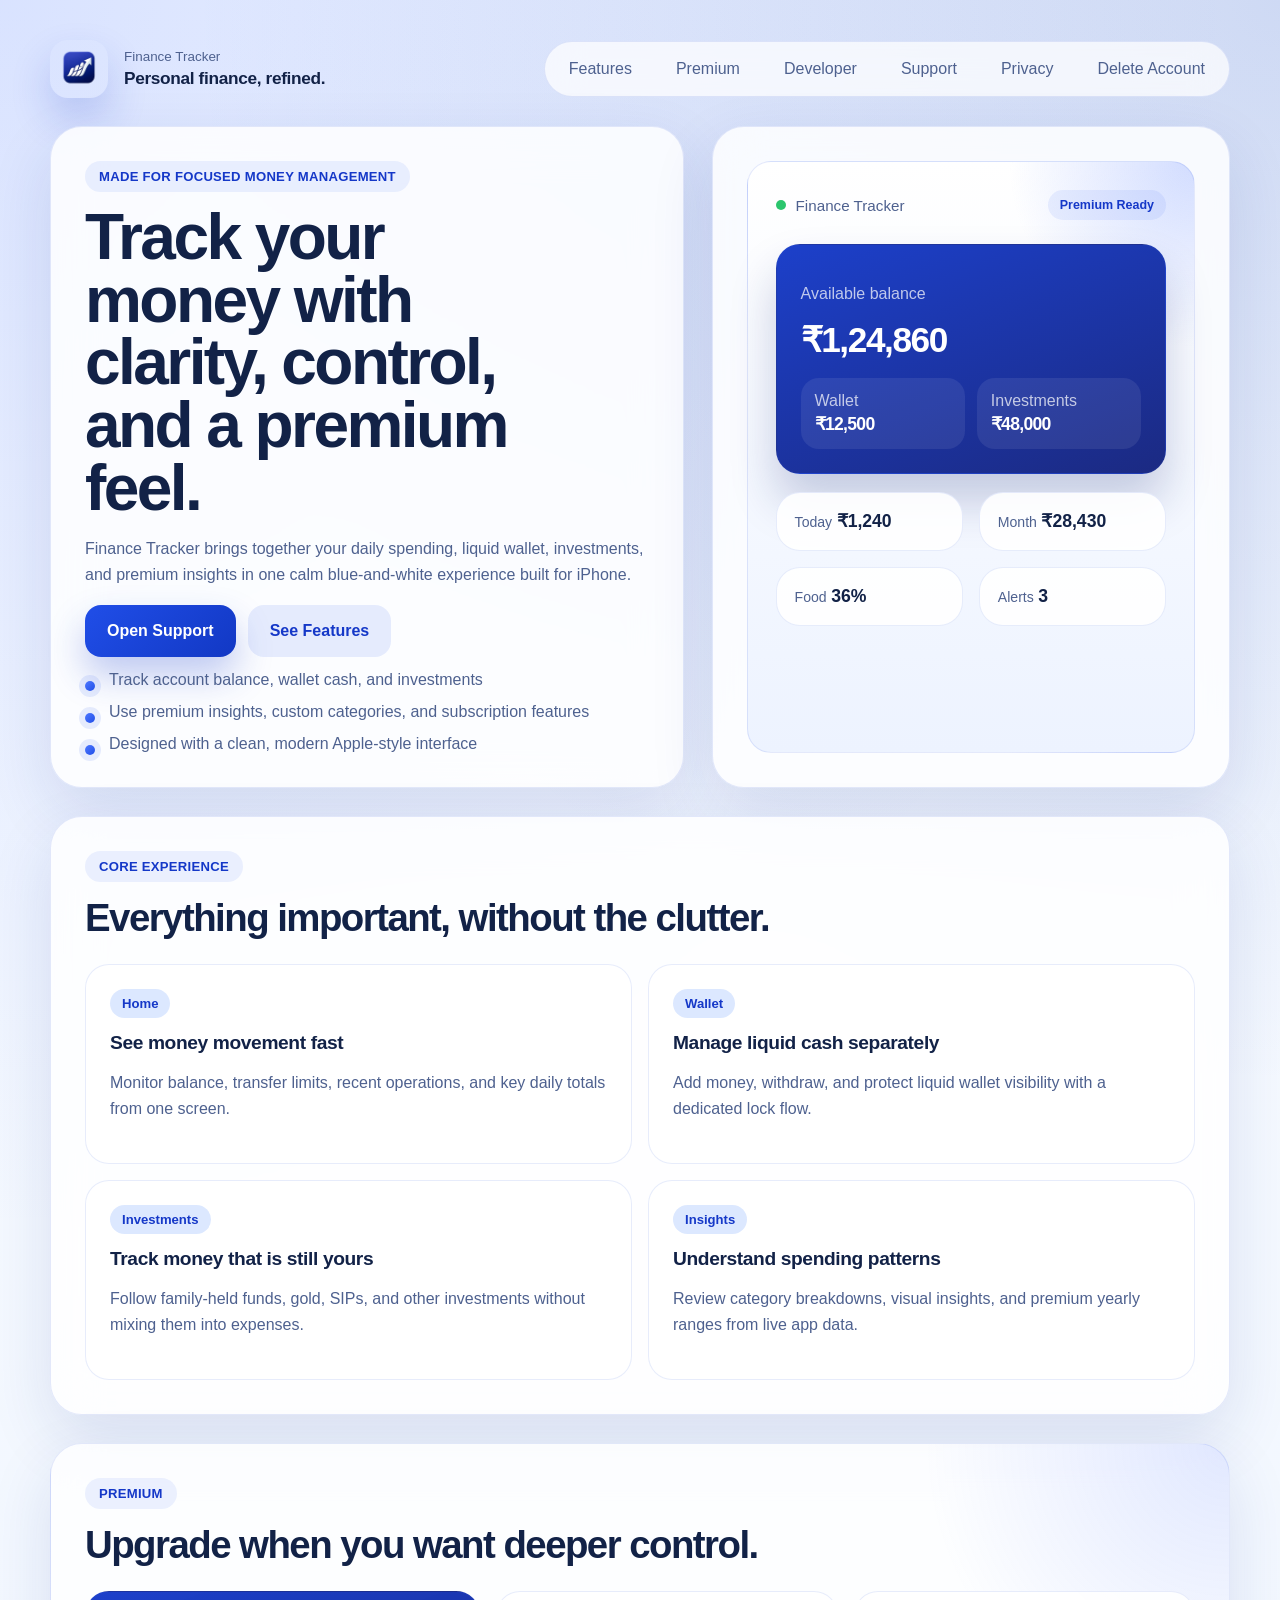
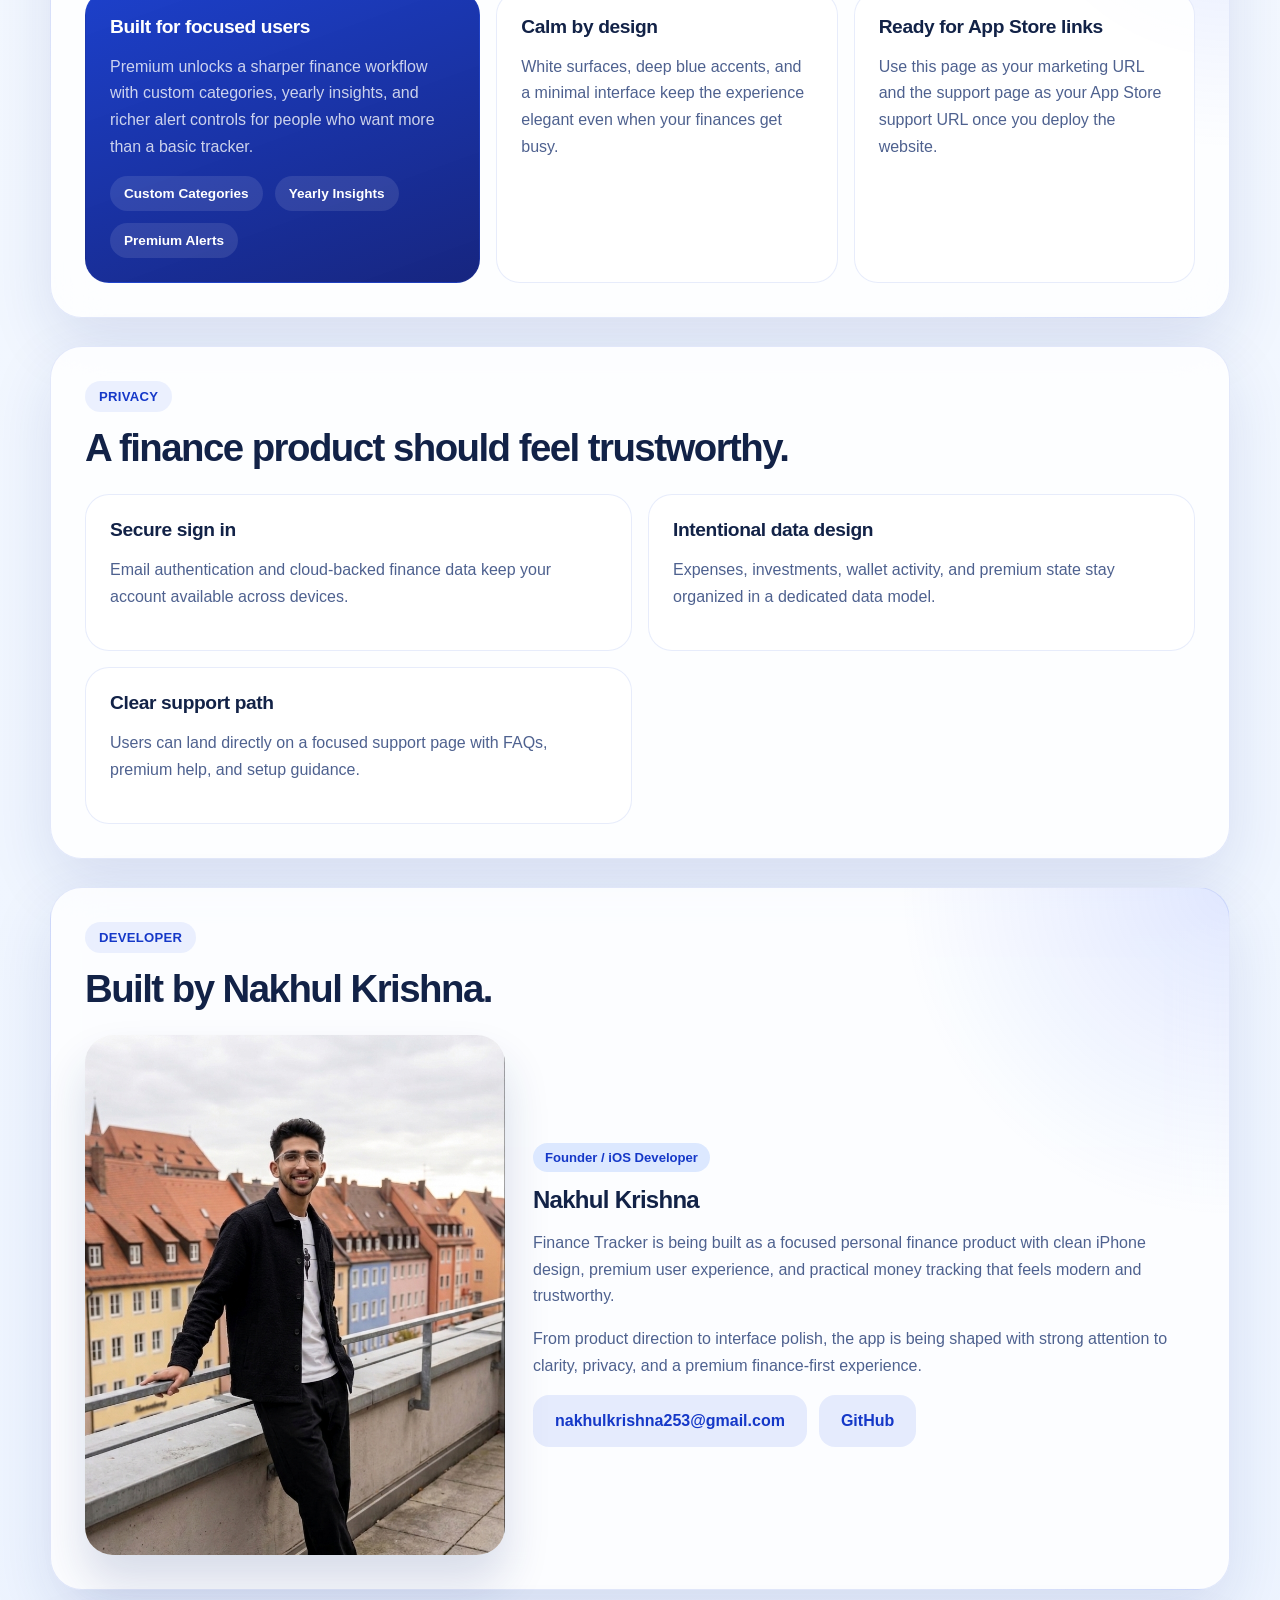
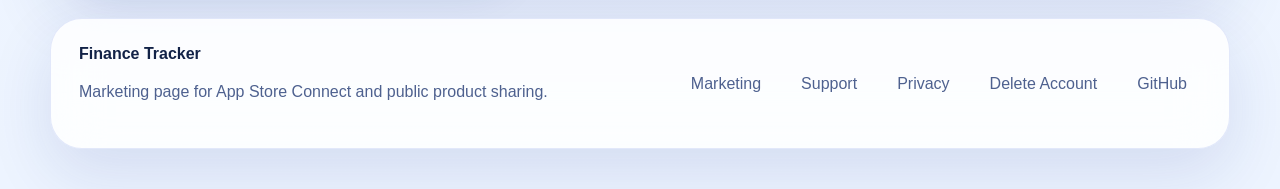
<file: docs/index.html>
<!DOCTYPE html>
<html lang="en">
<head>
  <meta charset="UTF-8">
  <meta name="viewport" content="width=device-width, initial-scale=1.0">
  <title>Finance Tracker</title>
  <meta
    name="description"
    content="Finance Tracker helps you follow spending, wallet cash, investments, and premium insights in one elegant finance app."
  >
  <link rel="preconnect" href="https://fonts.googleapis.com">
  <link rel="preconnect" href="https://fonts.gstatic.com" crossorigin>
  <link rel="stylesheet" href="styles.css">
</head>
<body>
  <div class="page-shell">
    <header class="site-header">
      <a class="brand" href="index.html" aria-label="Finance Tracker home">
        <img src="assets/finance-tracker-logo.png" alt="Finance Tracker logo">
        <div>
          <span class="brand-kicker">Finance Tracker</span>
          <strong>Personal finance, refined.</strong>
        </div>
      </a>

      <nav class="site-nav" aria-label="Primary">
        <a href="#features">Features</a>
        <a href="#premium">Premium</a>
        <a href="#developer">Developer</a>
        <a href="support.html">Support</a>
        <a href="privacy.html">Privacy</a>
        <a href="delete-account.html">Delete Account</a>
      </nav>
    </header>

    <main>
      <section class="hero">
        <div class="hero-copy">
          <span class="eyebrow">Made for focused money management</span>
          <h1>Track your money with clarity, control, and a premium feel.</h1>
          <p>
            Finance Tracker brings together your daily spending, liquid wallet, investments,
            and premium insights in one calm blue-and-white experience built for iPhone.
          </p>

          <div class="hero-actions">
            <a class="button button-primary" href="support.html">Open Support</a>
            <a class="button button-secondary" href="#features">See Features</a>
          </div>

          <ul class="hero-points">
            <li>Track account balance, wallet cash, and investments</li>
            <li>Use premium insights, custom categories, and subscription features</li>
            <li>Designed with a clean, modern Apple-style interface</li>
          </ul>
        </div>

        <div class="hero-panel">
          <div class="device-card">
            <div class="device-top">
              <span class="status-dot"></span>
              <span>Finance Tracker</span>
              <span class="device-pill">Premium Ready</span>
            </div>

            <div class="hero-balance-card">
              <p>Available balance</p>
              <strong>₹1,24,860</strong>
              <div class="hero-balance-grid">
                <div>
                  <span>Wallet</span>
                  <strong>₹12,500</strong>
                </div>
                <div>
                  <span>Investments</span>
                  <strong>₹48,000</strong>
                </div>
              </div>
            </div>

            <div class="mini-panel-grid">
              <article class="mini-panel">
                <span>Today</span>
                <strong>₹1,240</strong>
              </article>
              <article class="mini-panel">
                <span>Month</span>
                <strong>₹28,430</strong>
              </article>
              <article class="mini-panel">
                <span>Food</span>
                <strong>36%</strong>
              </article>
              <article class="mini-panel">
                <span>Alerts</span>
                <strong>3</strong>
              </article>
            </div>
          </div>
        </div>
      </section>

      <section class="section-block" id="features">
        <div class="section-heading">
          <span class="eyebrow">Core experience</span>
          <h2>Everything important, without the clutter.</h2>
        </div>

        <div class="feature-grid">
          <article class="feature-card">
            <span class="feature-tag">Home</span>
            <h3>See money movement fast</h3>
            <p>Monitor balance, transfer limits, recent operations, and key daily totals from one screen.</p>
          </article>

          <article class="feature-card">
            <span class="feature-tag">Wallet</span>
            <h3>Manage liquid cash separately</h3>
            <p>Add money, withdraw, and protect liquid wallet visibility with a dedicated lock flow.</p>
          </article>

          <article class="feature-card">
            <span class="feature-tag">Investments</span>
            <h3>Track money that is still yours</h3>
            <p>Follow family-held funds, gold, SIPs, and other investments without mixing them into expenses.</p>
          </article>

          <article class="feature-card">
            <span class="feature-tag">Insights</span>
            <h3>Understand spending patterns</h3>
            <p>Review category breakdowns, visual insights, and premium yearly ranges from live app data.</p>
          </article>
        </div>
      </section>

      <section class="section-block section-highlight" id="premium">
        <div class="section-heading">
          <span class="eyebrow">Premium</span>
          <h2>Upgrade when you want deeper control.</h2>
        </div>

        <div class="premium-layout">
          <article class="premium-card premium-card-main">
            <h3>Built for focused users</h3>
            <p>
              Premium unlocks a sharper finance workflow with custom categories, yearly insights,
              and richer alert controls for people who want more than a basic tracker.
            </p>
            <div class="premium-chip-row">
              <span class="premium-chip">Custom Categories</span>
              <span class="premium-chip">Yearly Insights</span>
              <span class="premium-chip">Premium Alerts</span>
            </div>
          </article>

          <article class="premium-card">
            <h3>Calm by design</h3>
            <p>
              White surfaces, deep blue accents, and a minimal interface keep the experience elegant
              even when your finances get busy.
            </p>
          </article>

          <article class="premium-card">
            <h3>Ready for App Store links</h3>
            <p>
              Use this page as your marketing URL and the support page as your App Store support URL
              once you deploy the website.
            </p>
          </article>
        </div>
      </section>

      <section class="section-block">
        <div class="section-heading">
          <span class="eyebrow">Privacy</span>
          <h2>A finance product should feel trustworthy.</h2>
        </div>

        <div class="trust-grid">
          <article class="trust-card">
            <h3>Secure sign in</h3>
            <p>Email authentication and cloud-backed finance data keep your account available across devices.</p>
          </article>

          <article class="trust-card">
            <h3>Intentional data design</h3>
            <p>Expenses, investments, wallet activity, and premium state stay organized in a dedicated data model.</p>
          </article>

          <article class="trust-card">
            <h3>Clear support path</h3>
            <p>Users can land directly on a focused support page with FAQs, premium help, and setup guidance.</p>
          </article>
        </div>
      </section>

      <section class="section-block section-highlight" id="developer">
        <div class="section-heading">
          <span class="eyebrow">Developer</span>
          <h2>Built by Nakhul Krishna.</h2>
        </div>

        <div class="developer-layout">
          <article class="developer-profile-card">
            <img class="developer-avatar" src="assets/nakhul-krishna.png" alt="Nakhul Krishna">

            <div class="developer-copy">
              <span class="feature-tag">Founder / iOS Developer</span>
              <h3>Nakhul Krishna</h3>
              <p>
                Finance Tracker is being built as a focused personal finance product with clean iPhone design,
                premium user experience, and practical money tracking that feels modern and trustworthy.
              </p>
              <p>
                From product direction to interface polish, the app is being shaped with strong attention to clarity,
                privacy, and a premium finance-first experience.
              </p>
              <div class="hero-actions">
                <a class="button button-secondary" href="mailto:nakhulkrishna253@gmail.com">nakhulkrishna253@gmail.com</a>
                <a class="button button-secondary" href="https://github.com/nakhulkrishna/finance-tracker" target="_blank" rel="noreferrer">GitHub</a>
              </div>
            </div>
          </article>
        </div>
      </section>
    </main>

    <footer class="site-footer">
      <div>
        <strong>Finance Tracker</strong>
        <p>Marketing page for App Store Connect and public product sharing.</p>
      </div>

      <div class="footer-links">
        <a href="index.html">Marketing</a>
        <a href="support.html">Support</a>
        <a href="privacy.html">Privacy</a>
        <a href="delete-account.html">Delete Account</a>
        <a href="https://github.com/nakhulkrishna/finance-tracker" target="_blank" rel="noreferrer">GitHub</a>
      </div>
    </footer>
  </div>
</body>
</html>
</file>
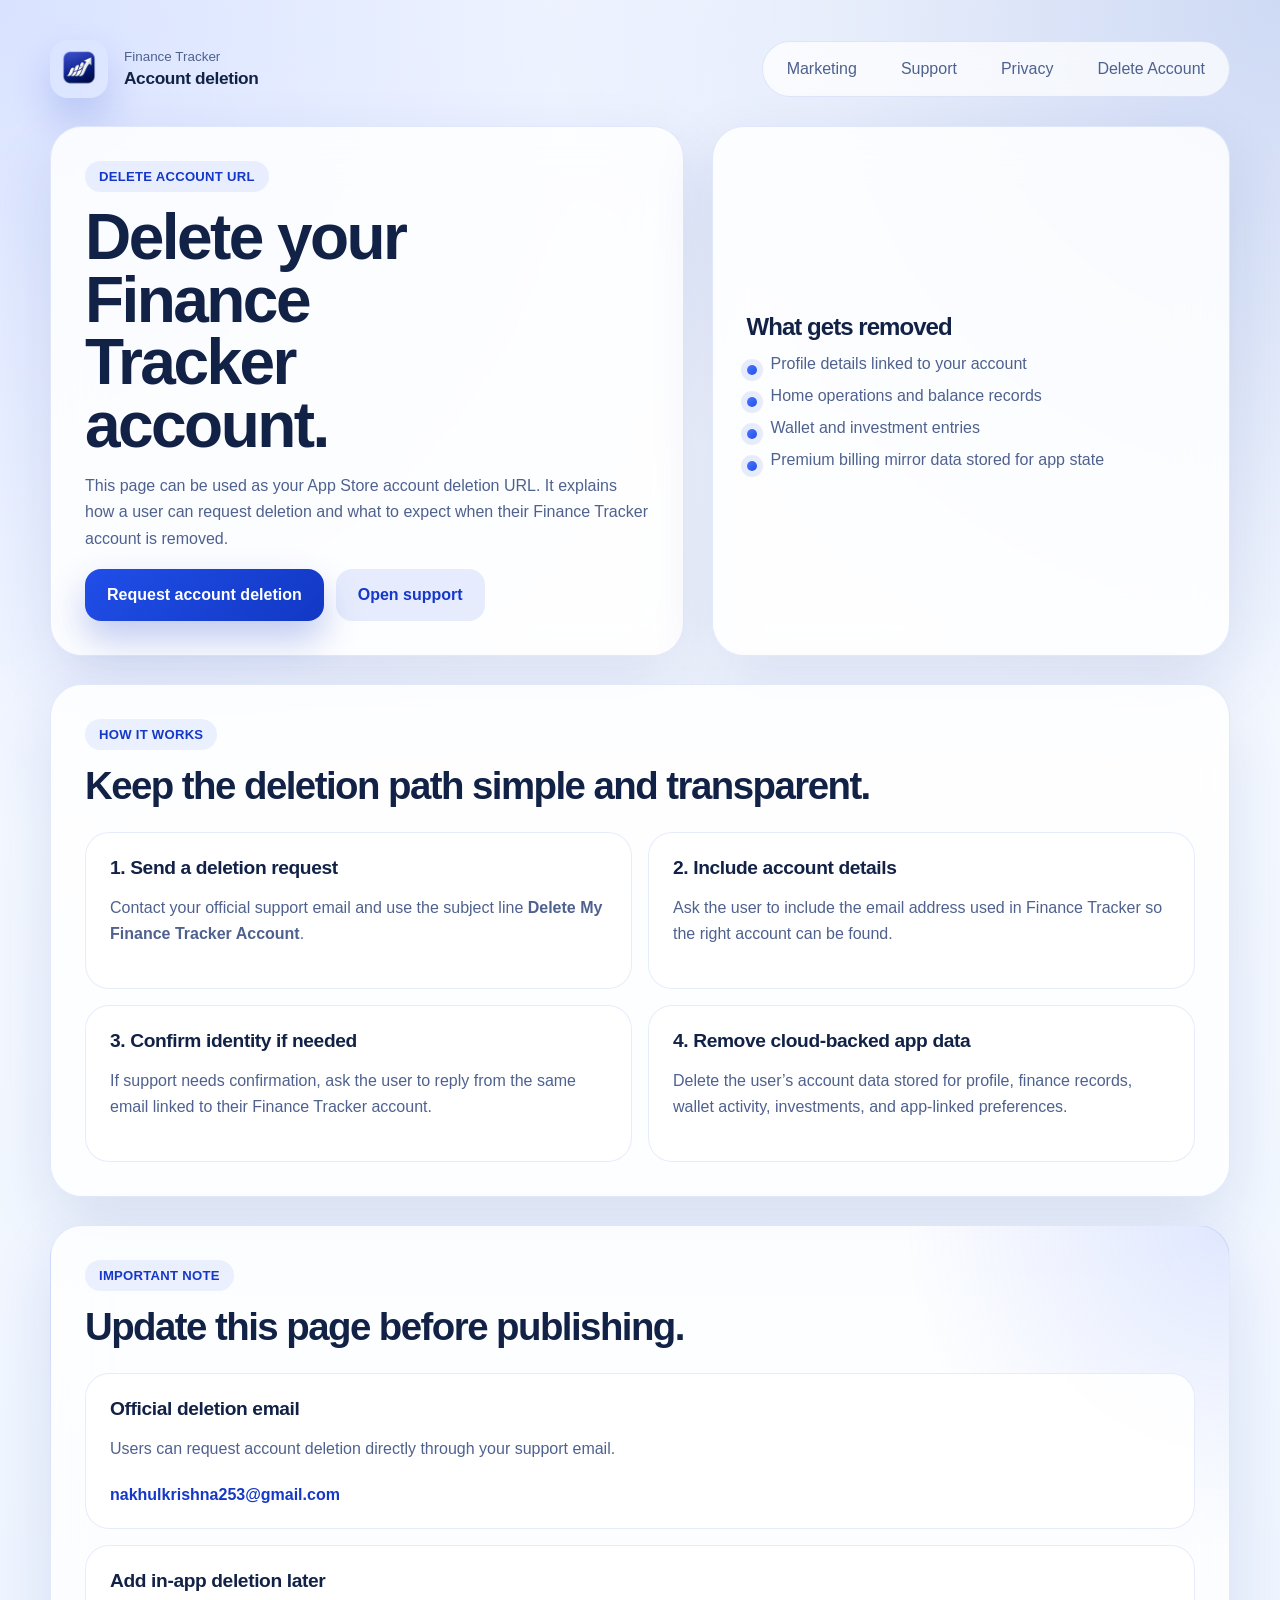
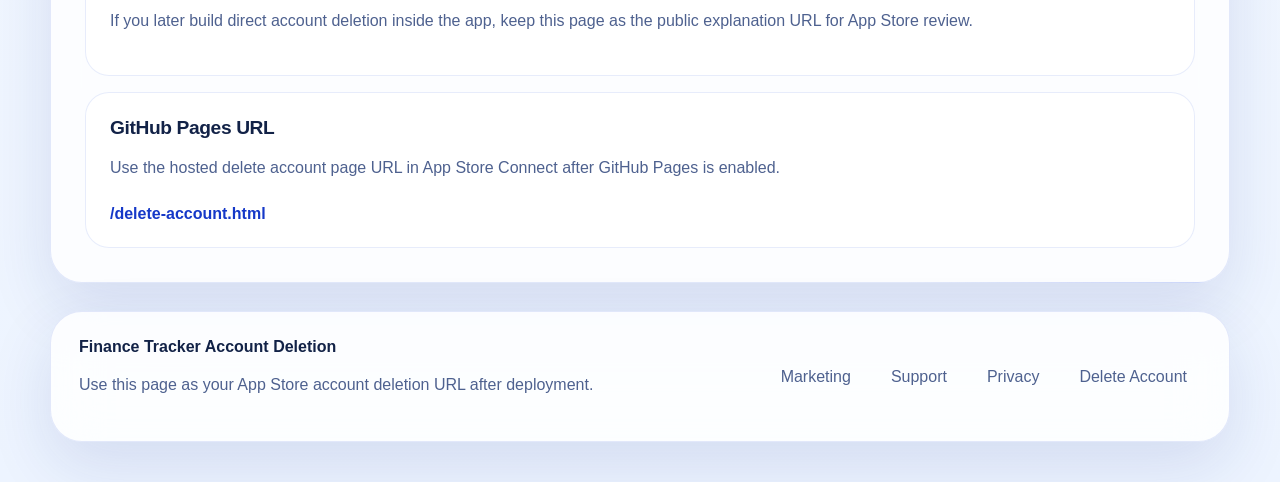
<file: docs/delete-account.html>
<!DOCTYPE html>
<html lang="en">
<head>
  <meta charset="UTF-8">
  <meta name="viewport" content="width=device-width, initial-scale=1.0">
  <title>Delete Finance Tracker Account</title>
  <meta
    name="description"
    content="Request deletion of your Finance Tracker account and understand what app data will be removed."
  >
  <link rel="stylesheet" href="styles.css">
</head>
<body>
  <div class="page-shell">
    <header class="site-header">
      <a class="brand" href="index.html" aria-label="Finance Tracker home">
        <img src="assets/finance-tracker-logo.png" alt="Finance Tracker logo">
        <div>
          <span class="brand-kicker">Finance Tracker</span>
          <strong>Account deletion</strong>
        </div>
      </a>

      <nav class="site-nav" aria-label="Primary">
        <a href="index.html">Marketing</a>
        <a href="support.html">Support</a>
        <a href="privacy.html">Privacy</a>
        <a href="delete-account.html">Delete Account</a>
      </nav>
    </header>

    <main>
      <section class="hero hero-support">
        <div class="hero-copy">
          <span class="eyebrow">Delete Account URL</span>
          <h1>Delete your Finance Tracker account.</h1>
          <p>
            This page can be used as your App Store account deletion URL. It explains how a user can request
            deletion and what to expect when their Finance Tracker account is removed.
          </p>
          <div class="hero-actions">
            <a class="button button-primary" href="mailto:nakhulkrishna253@gmail.com?subject=Delete%20My%20Finance%20Tracker%20Account">Request account deletion</a>
            <a class="button button-secondary" href="support.html">Open support</a>
          </div>
        </div>

        <div class="support-hero-card">
          <h2>What gets removed</h2>
          <ul class="support-shortcuts">
            <li>Profile details linked to your account</li>
            <li>Home operations and balance records</li>
            <li>Wallet and investment entries</li>
            <li>Premium billing mirror data stored for app state</li>
          </ul>
        </div>
      </section>

      <section class="section-block">
        <div class="section-heading">
          <span class="eyebrow">How it works</span>
          <h2>Keep the deletion path simple and transparent.</h2>
        </div>

        <div class="faq-grid">
          <article class="faq-card">
            <h3>1. Send a deletion request</h3>
            <p>Contact your official support email and use the subject line <strong>Delete My Finance Tracker Account</strong>.</p>
          </article>

          <article class="faq-card">
            <h3>2. Include account details</h3>
            <p>Ask the user to include the email address used in Finance Tracker so the right account can be found.</p>
          </article>

          <article class="faq-card">
            <h3>3. Confirm identity if needed</h3>
            <p>If support needs confirmation, ask the user to reply from the same email linked to their Finance Tracker account.</p>
          </article>

          <article class="faq-card">
            <h3>4. Remove cloud-backed app data</h3>
            <p>Delete the user’s account data stored for profile, finance records, wallet activity, investments, and app-linked preferences.</p>
          </article>
        </div>
      </section>

      <section class="section-block section-highlight">
        <div class="section-heading">
          <span class="eyebrow">Important note</span>
          <h2>Update this page before publishing.</h2>
        </div>

        <div class="support-contact-grid">
          <article class="support-card">
            <h3>Official deletion email</h3>
            <p>Users can request account deletion directly through your support email.</p>
            <a class="support-note" href="mailto:nakhulkrishna253@gmail.com">nakhulkrishna253@gmail.com</a>
          </article>

          <article class="support-card">
            <h3>Add in-app deletion later</h3>
            <p>If you later build direct account deletion inside the app, keep this page as the public explanation URL for App Store review.</p>
          </article>

          <article class="support-card">
            <h3>GitHub Pages URL</h3>
            <p>Use the hosted delete account page URL in App Store Connect after GitHub Pages is enabled.</p>
            <span class="support-note">/delete-account.html</span>
          </article>
        </div>
      </section>
    </main>

    <footer class="site-footer">
      <div>
        <strong>Finance Tracker Account Deletion</strong>
        <p>Use this page as your App Store account deletion URL after deployment.</p>
      </div>

      <div class="footer-links">
        <a href="index.html">Marketing</a>
        <a href="support.html">Support</a>
        <a href="privacy.html">Privacy</a>
        <a href="delete-account.html">Delete Account</a>
      </div>
    </footer>
  </div>
</body>
</html>
</file>
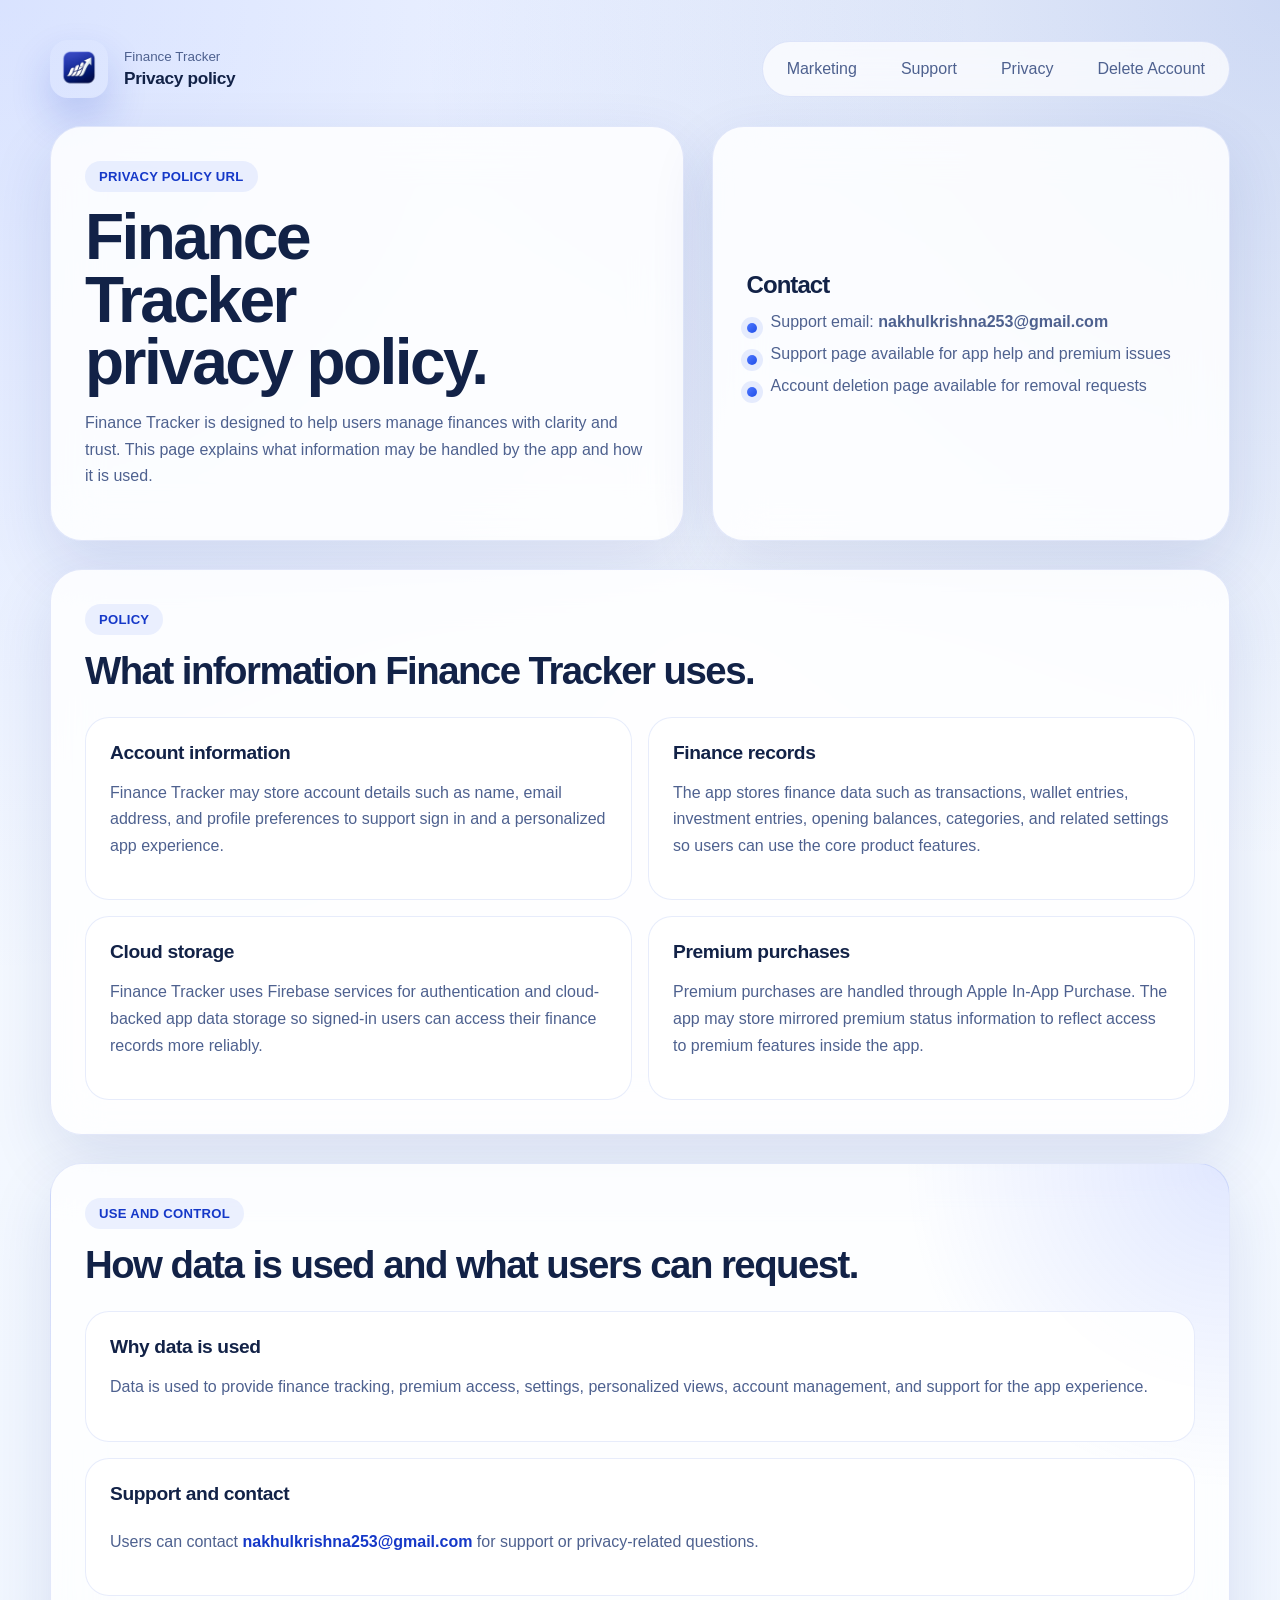
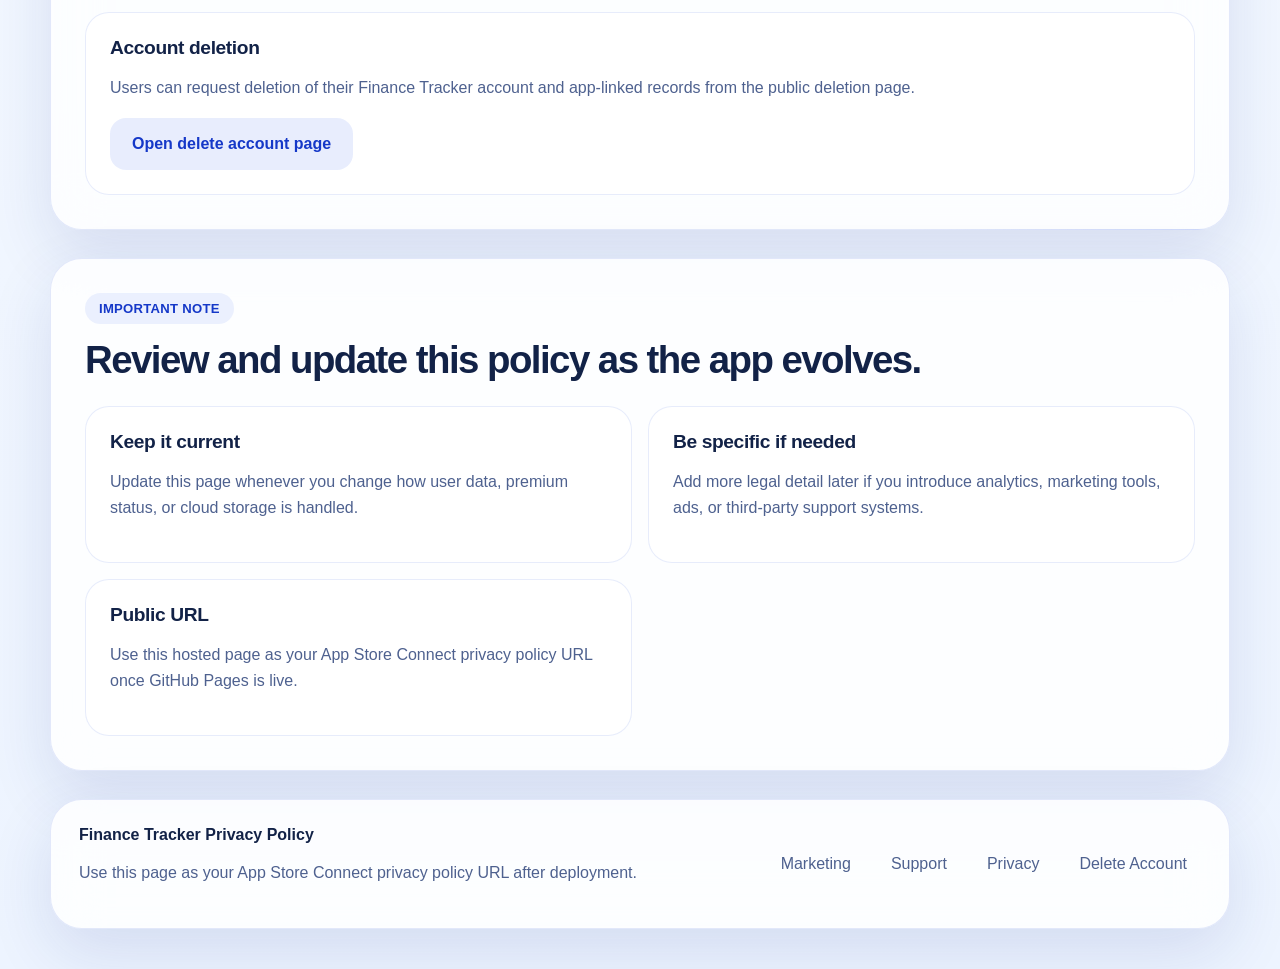
<file: docs/privacy.html>
<!DOCTYPE html>
<html lang="en">
<head>
  <meta charset="UTF-8">
  <meta name="viewport" content="width=device-width, initial-scale=1.0">
  <title>Finance Tracker Privacy Policy</title>
  <meta
    name="description"
    content="Read the Finance Tracker privacy policy, including how account, finance, premium, and support data are handled."
  >
  <link rel="stylesheet" href="styles.css">
</head>
<body>
  <div class="page-shell">
    <header class="site-header">
      <a class="brand" href="index.html" aria-label="Finance Tracker home">
        <img src="assets/finance-tracker-logo.png" alt="Finance Tracker logo">
        <div>
          <span class="brand-kicker">Finance Tracker</span>
          <strong>Privacy policy</strong>
        </div>
      </a>

      <nav class="site-nav" aria-label="Primary">
        <a href="index.html">Marketing</a>
        <a href="support.html">Support</a>
        <a href="privacy.html">Privacy</a>
        <a href="delete-account.html">Delete Account</a>
      </nav>
    </header>

    <main>
      <section class="hero hero-support">
        <div class="hero-copy">
          <span class="eyebrow">Privacy Policy URL</span>
          <h1>Finance Tracker privacy policy.</h1>
          <p>
            Finance Tracker is designed to help users manage finances with clarity and trust.
            This page explains what information may be handled by the app and how it is used.
          </p>
        </div>

        <div class="support-hero-card">
          <h2>Contact</h2>
          <ul class="support-shortcuts">
            <li>Support email: <strong>nakhulkrishna253@gmail.com</strong></li>
            <li>Support page available for app help and premium issues</li>
            <li>Account deletion page available for removal requests</li>
          </ul>
        </div>
      </section>

      <section class="section-block">
        <div class="section-heading">
          <span class="eyebrow">Policy</span>
          <h2>What information Finance Tracker uses.</h2>
        </div>

        <div class="faq-grid">
          <article class="faq-card">
            <h3>Account information</h3>
            <p>
              Finance Tracker may store account details such as name, email address, and profile preferences
              to support sign in and a personalized app experience.
            </p>
          </article>

          <article class="faq-card">
            <h3>Finance records</h3>
            <p>
              The app stores finance data such as transactions, wallet entries, investment entries,
              opening balances, categories, and related settings so users can use the core product features.
            </p>
          </article>

          <article class="faq-card">
            <h3>Cloud storage</h3>
            <p>
              Finance Tracker uses Firebase services for authentication and cloud-backed app data storage
              so signed-in users can access their finance records more reliably.
            </p>
          </article>

          <article class="faq-card">
            <h3>Premium purchases</h3>
            <p>
              Premium purchases are handled through Apple In-App Purchase. The app may store mirrored premium
              status information to reflect access to premium features inside the app.
            </p>
          </article>
        </div>
      </section>

      <section class="section-block section-highlight">
        <div class="section-heading">
          <span class="eyebrow">Use and control</span>
          <h2>How data is used and what users can request.</h2>
        </div>

        <div class="support-contact-grid">
          <article class="support-card">
            <h3>Why data is used</h3>
            <p>
              Data is used to provide finance tracking, premium access, settings, personalized views,
              account management, and support for the app experience.
            </p>
          </article>

          <article class="support-card">
            <h3>Support and contact</h3>
            <p>
              Users can contact <a class="support-note" href="mailto:nakhulkrishna253@gmail.com">nakhulkrishna253@gmail.com</a>
              for support or privacy-related questions.
            </p>
          </article>

          <article class="support-card">
            <h3>Account deletion</h3>
            <p>
              Users can request deletion of their Finance Tracker account and app-linked records from the
              public deletion page.
            </p>
            <a class="button button-secondary" href="delete-account.html">Open delete account page</a>
          </article>
        </div>
      </section>

      <section class="section-block">
        <div class="section-heading">
          <span class="eyebrow">Important note</span>
          <h2>Review and update this policy as the app evolves.</h2>
        </div>

        <div class="trust-grid">
          <article class="trust-card">
            <h3>Keep it current</h3>
            <p>Update this page whenever you change how user data, premium status, or cloud storage is handled.</p>
          </article>

          <article class="trust-card">
            <h3>Be specific if needed</h3>
            <p>Add more legal detail later if you introduce analytics, marketing tools, ads, or third-party support systems.</p>
          </article>

          <article class="trust-card">
            <h3>Public URL</h3>
            <p>Use this hosted page as your App Store Connect privacy policy URL once GitHub Pages is live.</p>
          </article>
        </div>
      </section>
    </main>

    <footer class="site-footer">
      <div>
        <strong>Finance Tracker Privacy Policy</strong>
        <p>Use this page as your App Store Connect privacy policy URL after deployment.</p>
      </div>

      <div class="footer-links">
        <a href="index.html">Marketing</a>
        <a href="support.html">Support</a>
        <a href="privacy.html">Privacy</a>
        <a href="delete-account.html">Delete Account</a>
      </div>
    </footer>
  </div>
</body>
</html>
</file>
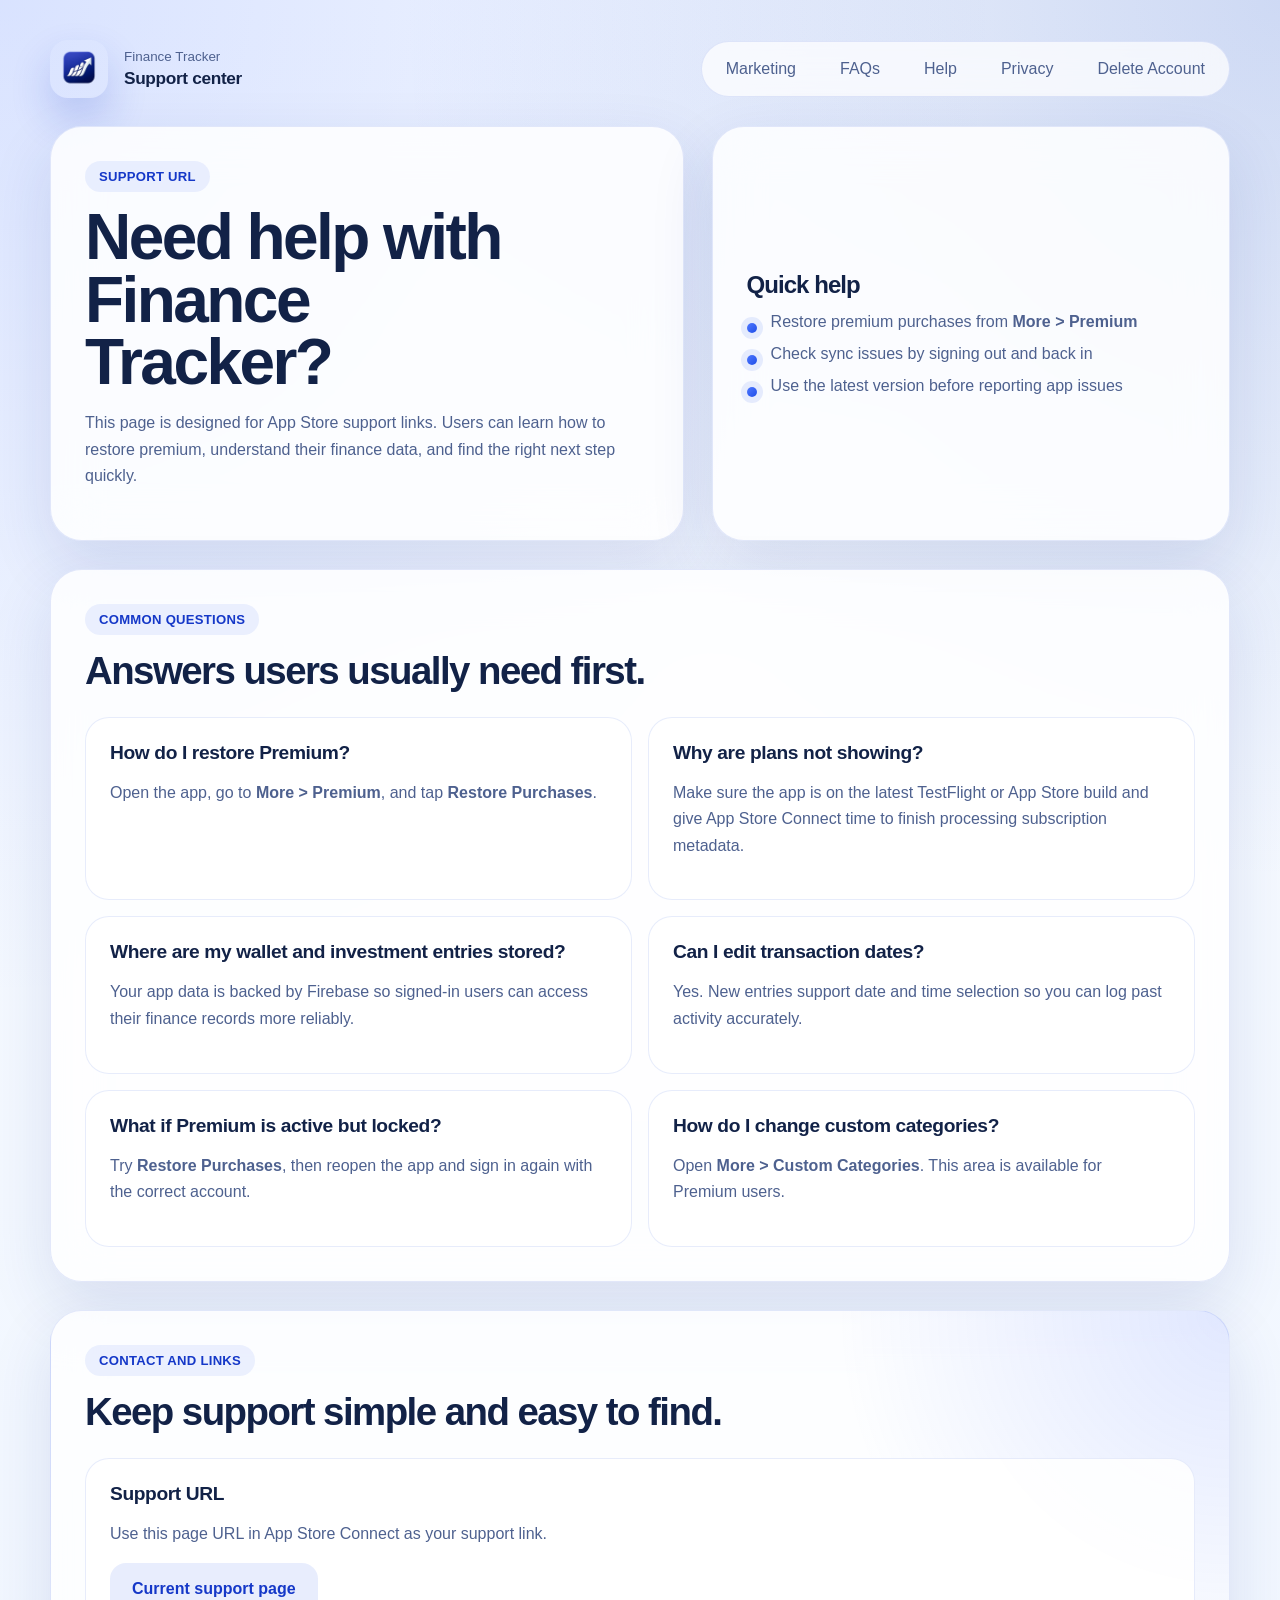
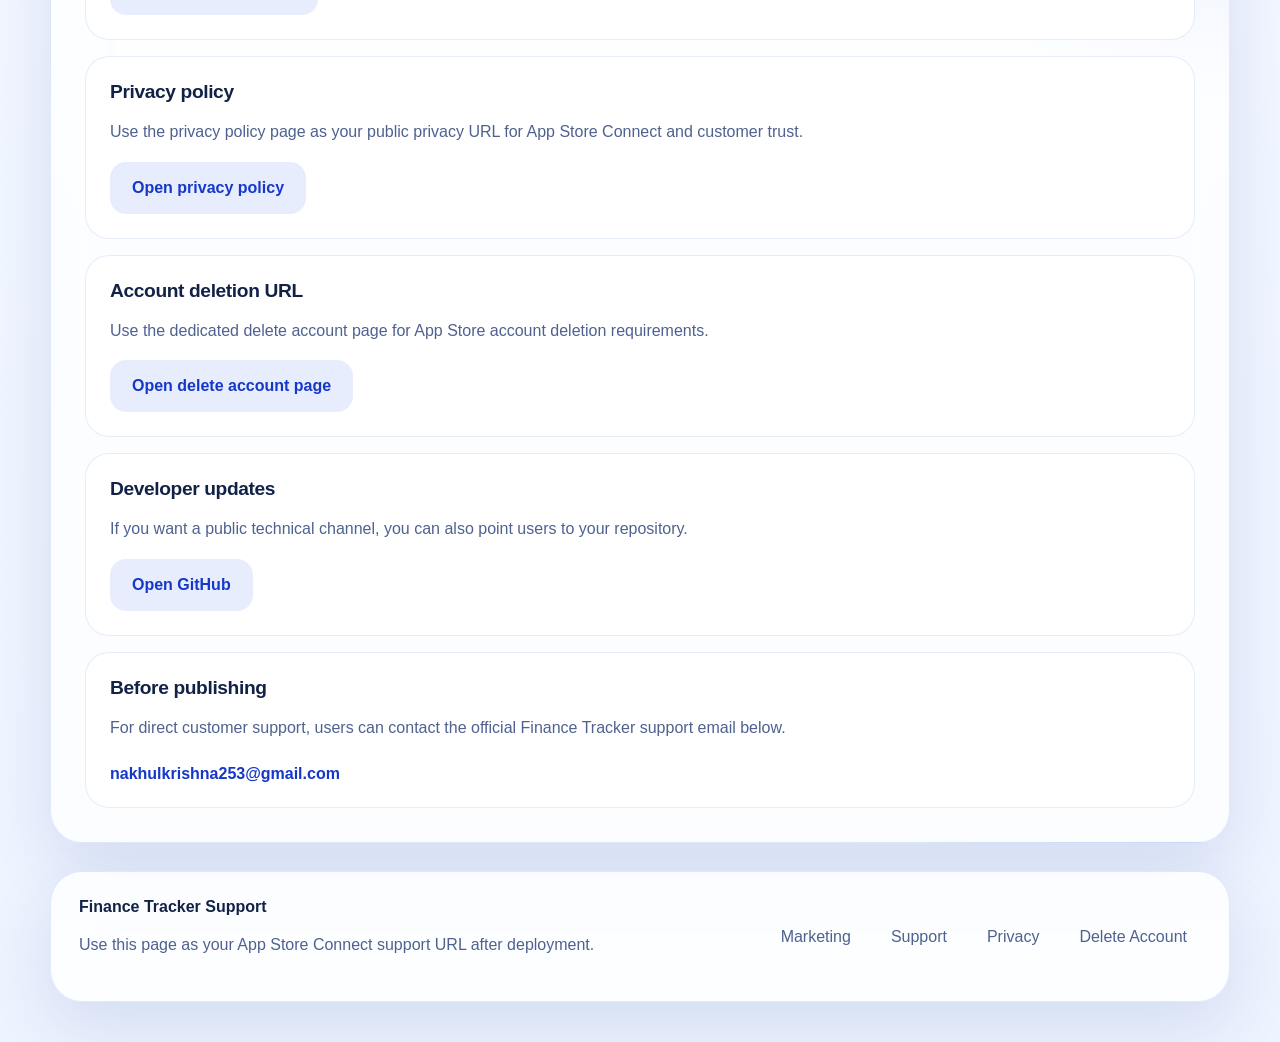
<file: docs/support.html>
<!DOCTYPE html>
<html lang="en">
<head>
  <meta charset="UTF-8">
  <meta name="viewport" content="width=device-width, initial-scale=1.0">
  <title>Finance Tracker Support</title>
  <meta
    name="description"
    content="Get help with Finance Tracker, including premium subscriptions, restore purchases, account setup, and finance tracking support."
  >
  <link rel="stylesheet" href="styles.css">
</head>
<body>
  <div class="page-shell">
    <header class="site-header">
      <a class="brand" href="index.html" aria-label="Finance Tracker home">
        <img src="assets/finance-tracker-logo.png" alt="Finance Tracker logo">
        <div>
          <span class="brand-kicker">Finance Tracker</span>
          <strong>Support center</strong>
        </div>
      </a>

      <nav class="site-nav" aria-label="Primary">
        <a href="index.html">Marketing</a>
        <a href="#faq">FAQs</a>
        <a href="#contact">Help</a>
        <a href="privacy.html">Privacy</a>
        <a href="delete-account.html">Delete Account</a>
      </nav>
    </header>

    <main>
      <section class="hero hero-support">
        <div class="hero-copy">
          <span class="eyebrow">Support URL</span>
          <h1>Need help with Finance Tracker?</h1>
          <p>
            This page is designed for App Store support links. Users can learn how to restore premium,
            understand their finance data, and find the right next step quickly.
          </p>
        </div>

        <div class="support-hero-card">
          <h2>Quick help</h2>
          <ul class="support-shortcuts">
            <li>Restore premium purchases from <strong>More &gt; Premium</strong></li>
            <li>Check sync issues by signing out and back in</li>
            <li>Use the latest version before reporting app issues</li>
          </ul>
        </div>
      </section>

      <section class="section-block" id="faq">
        <div class="section-heading">
          <span class="eyebrow">Common questions</span>
          <h2>Answers users usually need first.</h2>
        </div>

        <div class="faq-grid">
          <article class="faq-card">
            <h3>How do I restore Premium?</h3>
            <p>Open the app, go to <strong>More &gt; Premium</strong>, and tap <strong>Restore Purchases</strong>.</p>
          </article>

          <article class="faq-card">
            <h3>Why are plans not showing?</h3>
            <p>Make sure the app is on the latest TestFlight or App Store build and give App Store Connect time to finish processing subscription metadata.</p>
          </article>

          <article class="faq-card">
            <h3>Where are my wallet and investment entries stored?</h3>
            <p>Your app data is backed by Firebase so signed-in users can access their finance records more reliably.</p>
          </article>

          <article class="faq-card">
            <h3>Can I edit transaction dates?</h3>
            <p>Yes. New entries support date and time selection so you can log past activity accurately.</p>
          </article>

          <article class="faq-card">
            <h3>What if Premium is active but locked?</h3>
            <p>Try <strong>Restore Purchases</strong>, then reopen the app and sign in again with the correct account.</p>
          </article>

          <article class="faq-card">
            <h3>How do I change custom categories?</h3>
            <p>Open <strong>More &gt; Custom Categories</strong>. This area is available for Premium users.</p>
          </article>
        </div>
      </section>

      <section class="section-block section-highlight" id="contact">
        <div class="section-heading">
          <span class="eyebrow">Contact and links</span>
          <h2>Keep support simple and easy to find.</h2>
        </div>

        <div class="support-contact-grid">
          <article class="support-card">
            <h3>Support URL</h3>
            <p>Use this page URL in App Store Connect as your support link.</p>
            <a class="button button-secondary" href="support.html">Current support page</a>
          </article>

          <article class="support-card">
            <h3>Privacy policy</h3>
            <p>Use the privacy policy page as your public privacy URL for App Store Connect and customer trust.</p>
            <a class="button button-secondary" href="privacy.html">Open privacy policy</a>
          </article>

          <article class="support-card">
            <h3>Account deletion URL</h3>
            <p>Use the dedicated delete account page for App Store account deletion requirements.</p>
            <a class="button button-secondary" href="delete-account.html">Open delete account page</a>
          </article>

          <article class="support-card">
            <h3>Developer updates</h3>
            <p>If you want a public technical channel, you can also point users to your repository.</p>
            <a class="button button-secondary" href="https://github.com/nakhulkrishna/finance-tracker" target="_blank" rel="noreferrer">Open GitHub</a>
          </article>

          <article class="support-card">
            <h3>Before publishing</h3>
            <p>For direct customer support, users can contact the official Finance Tracker support email below.</p>
            <a class="support-note" href="mailto:nakhulkrishna253@gmail.com">nakhulkrishna253@gmail.com</a>
          </article>
        </div>
      </section>
    </main>

    <footer class="site-footer">
      <div>
        <strong>Finance Tracker Support</strong>
        <p>Use this page as your App Store Connect support URL after deployment.</p>
      </div>

      <div class="footer-links">
        <a href="index.html">Marketing</a>
        <a href="support.html">Support</a>
        <a href="privacy.html">Privacy</a>
        <a href="delete-account.html">Delete Account</a>
      </div>
    </footer>
  </div>
</body>
</html>
</file>
<file: docs/styles.css>
:root {
  color-scheme: light;
  --bg: #eef4ff;
  --bg-accent: radial-gradient(circle at top left, rgba(76, 116, 255, 0.18), transparent 34%),
    radial-gradient(circle at top right, rgba(15, 64, 194, 0.18), transparent 30%),
    linear-gradient(180deg, #f8fbff 0%, #edf4ff 100%);
  --surface: rgba(255, 255, 255, 0.84);
  --surface-strong: #ffffff;
  --surface-border: rgba(66, 101, 216, 0.14);
  --text-primary: #122247;
  --text-secondary: #4e618f;
  --blue-strong: #1538c8;
  --blue-rich: #204ee8;
  --blue-soft: #dce8ff;
  --shadow: 0 24px 64px rgba(26, 52, 143, 0.12);
  --radius-xl: 32px;
  --radius-lg: 24px;
  --radius-md: 18px;
}

* {
  box-sizing: border-box;
}

html {
  scroll-behavior: smooth;
}

body {
  margin: 0;
  min-height: 100vh;
  font-family: "SF Pro Display", "Avenir Next", "Segoe UI", sans-serif;
  background: var(--bg-accent);
  color: var(--text-primary);
}

a {
  color: inherit;
  text-decoration: none;
}

img {
  display: block;
  max-width: 100%;
}

.page-shell {
  width: min(1180px, calc(100% - 32px));
  margin: 0 auto;
  padding: 24px 0 40px;
}

.site-header,
.site-footer {
  display: flex;
  align-items: center;
  justify-content: space-between;
  gap: 20px;
}

.site-header {
  padding: 16px 0 28px;
}

.brand {
  display: inline-flex;
  align-items: center;
  gap: 16px;
}

.brand img {
  width: 58px;
  height: 58px;
  border-radius: 18px;
  box-shadow: 0 20px 40px rgba(19, 56, 200, 0.2);
}

.brand-kicker {
  display: block;
  margin-bottom: 4px;
  font-size: 0.84rem;
  color: var(--text-secondary);
}

.brand strong {
  font-size: 1.08rem;
  letter-spacing: -0.02em;
}

.site-nav {
  display: inline-flex;
  align-items: center;
  gap: 12px;
  padding: 8px;
  border: 1px solid var(--surface-border);
  border-radius: 999px;
  background: rgba(255, 255, 255, 0.72);
  backdrop-filter: blur(18px);
}

.site-nav a {
  padding: 10px 16px;
  border-radius: 999px;
  color: var(--text-secondary);
  transition: background-color 180ms ease, color 180ms ease, transform 180ms ease;
}

.site-nav a:hover {
  color: var(--blue-strong);
  background: rgba(32, 78, 232, 0.08);
  transform: translateY(-1px);
}

.hero,
.section-block {
  margin-bottom: 28px;
}

.hero {
  display: grid;
  grid-template-columns: minmax(0, 1.1fr) minmax(320px, 0.9fr);
  gap: 28px;
  align-items: stretch;
}

.hero-copy,
.hero-panel,
.support-hero-card,
.section-block,
.site-footer {
  border: 1px solid var(--surface-border);
  background: var(--surface);
  backdrop-filter: blur(24px);
  box-shadow: var(--shadow);
}

.hero-copy,
.hero-panel,
.support-hero-card,
.section-block,
.site-footer {
  border-radius: var(--radius-xl);
}

.hero-copy,
.hero-panel,
.support-hero-card {
  padding: 34px;
}

.hero-copy h1,
.section-heading h2,
.support-hero-card h2 {
  margin: 0;
  letter-spacing: -0.04em;
}

.hero-copy h1 {
  font-size: clamp(2.8rem, 5vw, 4.6rem);
  line-height: 0.98;
  max-width: 12ch;
}

.hero-copy p,
.feature-card p,
.premium-card p,
.trust-card p,
.faq-card p,
.support-card p,
.site-footer p {
  color: var(--text-secondary);
  line-height: 1.66;
}

.eyebrow {
  display: inline-flex;
  align-items: center;
  gap: 8px;
  margin-bottom: 14px;
  padding: 8px 14px;
  border-radius: 999px;
  background: rgba(32, 78, 232, 0.08);
  color: var(--blue-strong);
  font-size: 0.82rem;
  font-weight: 600;
  letter-spacing: 0.02em;
  text-transform: uppercase;
}

.hero-actions,
.premium-chip-row,
.footer-links {
  display: flex;
  flex-wrap: wrap;
  gap: 12px;
}

.button {
  display: inline-flex;
  align-items: center;
  justify-content: center;
  min-height: 52px;
  padding: 0 22px;
  border-radius: 16px;
  font-weight: 600;
  transition: transform 180ms ease, box-shadow 180ms ease, background-color 180ms ease;
}

.button:hover {
  transform: translateY(-1px);
}

.button-primary {
  color: #fff;
  background: linear-gradient(135deg, var(--blue-rich), #1238c4);
  box-shadow: 0 18px 36px rgba(28, 63, 204, 0.28);
}

.button-secondary {
  color: var(--blue-strong);
  background: rgba(32, 78, 232, 0.1);
}

.hero-points,
.support-shortcuts {
  margin: 0;
  padding: 0;
  list-style: none;
}

.hero-points li,
.support-shortcuts li {
  position: relative;
  padding-left: 24px;
  color: var(--text-secondary);
  margin-top: 14px;
}

.hero-points li::before,
.support-shortcuts li::before {
  content: "";
  position: absolute;
  top: 10px;
  left: 0;
  width: 10px;
  height: 10px;
  border-radius: 50%;
  background: linear-gradient(135deg, #4d77ff, #204ee8);
  box-shadow: 0 0 0 6px rgba(32, 78, 232, 0.1);
}

.device-card {
  height: 100%;
  padding: 28px;
  border-radius: calc(var(--radius-xl) - 8px);
  background:
    radial-gradient(circle at top right, rgba(117, 149, 255, 0.32), transparent 25%),
    linear-gradient(180deg, #ffffff 0%, #edf3ff 100%);
  border: 1px solid rgba(78, 111, 225, 0.15);
}

.device-top {
  display: flex;
  align-items: center;
  gap: 10px;
  margin-bottom: 24px;
  font-size: 0.95rem;
  color: var(--text-secondary);
}

.status-dot {
  width: 10px;
  height: 10px;
  border-radius: 50%;
  background: #2bc56d;
}

.device-pill {
  margin-left: auto;
  padding: 8px 12px;
  border-radius: 999px;
  background: rgba(32, 78, 232, 0.08);
  color: var(--blue-strong);
  font-size: 0.78rem;
  font-weight: 700;
}

.hero-balance-card,
.mini-panel,
.feature-card,
.premium-card,
.trust-card,
.faq-card,
.support-card {
  border: 1px solid rgba(63, 99, 219, 0.12);
  background: rgba(255, 255, 255, 0.9);
  border-radius: var(--radius-lg);
}

.hero-balance-card {
  padding: 24px;
  margin-bottom: 18px;
  background: linear-gradient(160deg, rgba(19, 56, 200, 0.96), rgba(18, 33, 125, 0.96));
  color: #fff;
  box-shadow: 0 28px 46px rgba(24, 41, 118, 0.22);
}

.hero-balance-card p,
.hero-balance-card span {
  color: rgba(255, 255, 255, 0.72);
}

.hero-balance-card strong {
  display: block;
  margin-top: 8px;
  font-size: 2.2rem;
  letter-spacing: -0.04em;
}

.hero-balance-grid {
  display: grid;
  grid-template-columns: repeat(2, minmax(0, 1fr));
  gap: 12px;
  margin-top: 18px;
}

.hero-balance-grid div {
  padding: 14px;
  border-radius: 18px;
  background: rgba(255, 255, 255, 0.08);
}

.hero-balance-grid div strong,
.mini-panel strong {
  margin-top: 4px;
  font-size: 1.1rem;
}

.mini-panel-grid,
.feature-grid,
.trust-grid,
.faq-grid,
.support-contact-grid {
  display: grid;
  gap: 16px;
}

.mini-panel-grid {
  grid-template-columns: repeat(2, minmax(0, 1fr));
}

.mini-panel {
  padding: 18px;
}

.mini-panel span {
  color: var(--text-secondary);
  font-size: 0.88rem;
}

.section-block {
  padding: 34px;
}

.section-heading {
  margin-bottom: 24px;
}

.section-heading h2 {
  font-size: clamp(2rem, 3vw, 3rem);
}

.feature-grid,
.trust-grid,
.faq-grid {
  grid-template-columns: repeat(2, minmax(0, 1fr));
}

.feature-card,
.premium-card,
.trust-card,
.faq-card,
.support-card {
  padding: 24px;
}

.feature-tag {
  display: inline-flex;
  margin-bottom: 14px;
  padding: 7px 12px;
  border-radius: 999px;
  background: var(--blue-soft);
  color: var(--blue-strong);
  font-weight: 700;
  font-size: 0.82rem;
}

.feature-card h3,
.premium-card h3,
.trust-card h3,
.faq-card h3,
.support-card h3 {
  margin: 0 0 10px;
  font-size: 1.2rem;
  letter-spacing: -0.02em;
}

.section-highlight {
  background:
    radial-gradient(circle at top right, rgba(83, 120, 255, 0.16), transparent 24%),
    rgba(255, 255, 255, 0.8);
}

.premium-layout {
  display: grid;
  grid-template-columns: 1.1fr 0.95fr 0.95fr;
  gap: 16px;
}

.developer-layout {
  display: block;
}

.developer-profile-card {
  display: grid;
  grid-template-columns: minmax(320px, 420px) minmax(0, 1fr);
  gap: 28px;
  padding: 0;
  align-items: center;
}

.developer-avatar {
  width: 100%;
  height: 520px;
  object-fit: cover;
  object-position: center 20%;
  border-radius: 28px;
  box-shadow: 0 28px 46px rgba(24, 41, 118, 0.16);
}

.developer-copy {
  max-width: 640px;
}

.developer-copy h3 {
  margin: 0 0 10px;
  font-size: 1.5rem;
  letter-spacing: -0.03em;
}

.developer-copy p {
  color: var(--text-secondary);
  line-height: 1.66;
}

.premium-card-main {
  background: linear-gradient(160deg, rgba(19, 56, 200, 0.96), rgba(18, 33, 125, 0.98));
  color: #fff;
}

.premium-card-main p {
  color: rgba(255, 255, 255, 0.78);
}

.premium-chip {
  display: inline-flex;
  padding: 10px 14px;
  border-radius: 999px;
  background: rgba(255, 255, 255, 0.1);
  color: #fff;
  font-size: 0.85rem;
  font-weight: 600;
}

.support-hero-card {
  display: flex;
  flex-direction: column;
  justify-content: center;
}

.support-note {
  display: inline-flex;
  margin-top: 8px;
  color: var(--blue-strong);
  font-weight: 600;
}

.site-footer {
  padding: 26px 28px;
}

.footer-links a {
  padding: 10px 14px;
  border-radius: 999px;
  color: var(--text-secondary);
}

.footer-links a:hover {
  background: rgba(32, 78, 232, 0.08);
  color: var(--blue-strong);
}

@media (max-width: 1040px) {
  .hero,
  .premium-layout {
    grid-template-columns: 1fr;
  }
}

@media (max-width: 760px) {
  .page-shell {
    width: min(100% - 20px, 1180px);
    padding-top: 14px;
  }

  .site-header,
  .site-footer {
    flex-direction: column;
    align-items: stretch;
  }

  .site-nav {
    justify-content: center;
  }

  .hero-copy,
  .hero-panel,
  .support-hero-card,
  .section-block,
  .site-footer {
    padding: 24px;
    border-radius: 24px;
  }

  .feature-grid,
  .trust-grid,
  .faq-grid,
  .support-contact-grid,
  .mini-panel-grid,
  .hero-balance-grid {
    grid-template-columns: 1fr;
  }

  .developer-profile-card {
    grid-template-columns: 1fr;
    gap: 20px;
  }

  .hero-copy h1 {
    max-width: none;
    font-size: 2.7rem;
  }

  .developer-avatar {
    height: 420px;
  }
}
</file>
